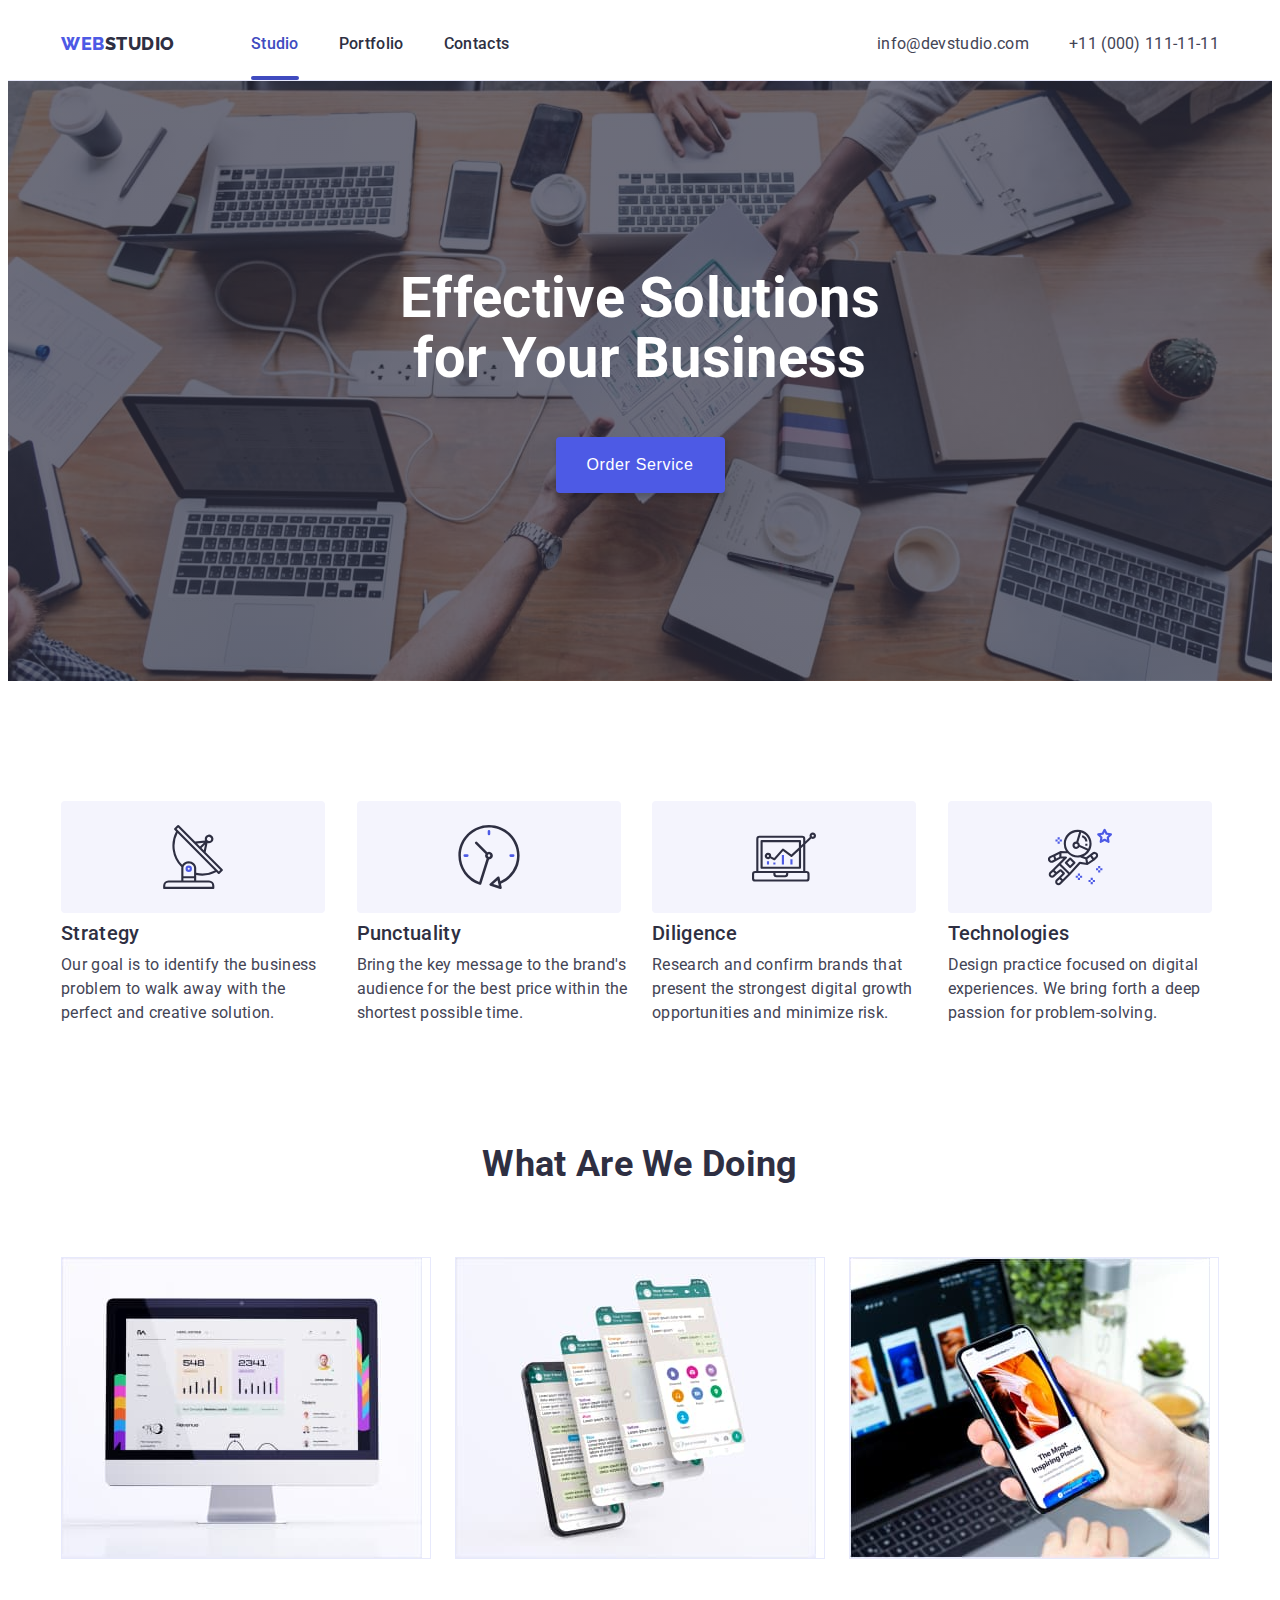
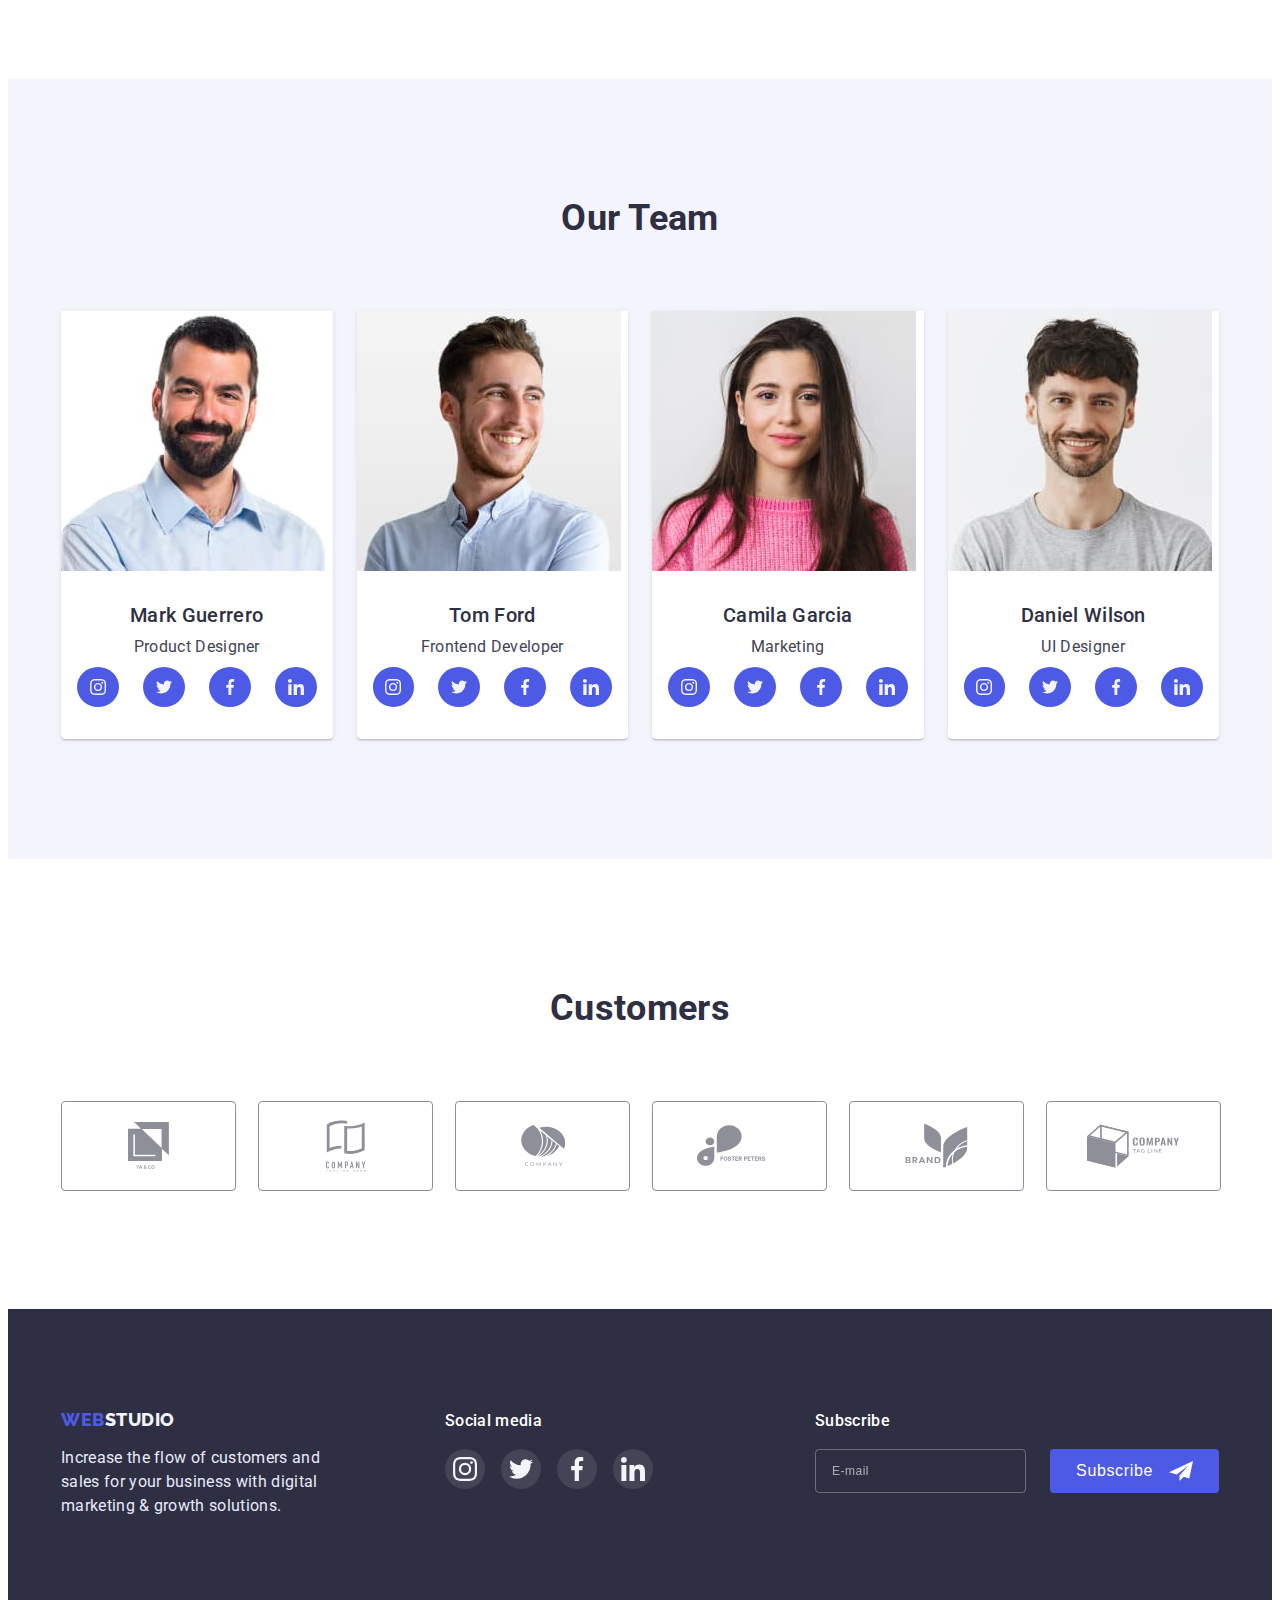
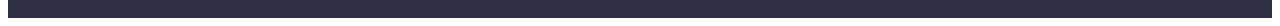
<file: index.html>
<!DOCTYPE html>
<html lang="en">
  <head>
    <meta charset="UTF-8" />
    <meta http-equiv="X-UA-Compatible" content="IE=edge" />
    <meta name="viewport" content="width=device-width, initial-scale=1.0" />
    <title>Web Studio</title>
    <link rel="preconnect" href="https://fonts.googleapis.com" />
    <link rel="preconnect" href="https://fonts.gstatic.com" crossorigin />
    <link
      href="https://fonts.googleapis.com/css2?family=Raleway:wght@800&family=Roboto:wght@400;500;700&display=swap"
      rel="stylesheet"
    />
    <link
      rel="stylesheet"
      href="https://cdnjs.cloudflare.com/ajax/libs/modern-normalize/1.1.0/modern-normalize.min.css"
      integrity="sha512-wpPYUAdjBVSE4KJnH1VR1HeZfpl1ub8YT/NKx4PuQ5NmX2tKuGu6U/JRp5y+Y8XG2tV+wKQpNHVUX03MfMFn9Q=="
      crossorigin="anonymous"
      referrerpolicy="no-referrer"
    />
    <link rel="stylesheet" href="./css/styles.css" />
  </head>

  <body>
    <header class="header">
      <div class="container">
        <nav class="header-nav">
          <a class="logo" href="./index.html"
            ><span class="logo-color-web">Web</span>Studio</a
          >
          <ul class="nav-list">
            <li class="nav-item">
              <a class="current" href="./index.html">Studio</a>
            </li>
            <li class="nav-item">
              <a class="nav-color" href="./portfolio.html">Portfolio</a>
            </li>
            <li class="nav-item">
              <a class="nav-color" href="">Contacts</a>
            </li>
          </ul>
        </nav>

        <address>
          <ul class="address">
            <li>
              <a class="address-link" href="mailto:info@devstudio.com"
                >info@devstudio.com</a
              >
            </li>
            <li>
              <a class="address-link" href="tel:+110001111111"
                >+11 (000) 111-11-11</a
              >
            </li>
          </ul>
        </address>
      </div>
    </header>

    <main>
      <section class="hero">
        <div class="container">
          <h1 class="hero-title">Effective Solutions for Your Business</h1>
          <button class="btn studio-btn hero-btn" type="button" data-modal-open>
            Order Service
          </button>
        </div>
      </section>

      <section class="advantage">
        <div class="container">
          <h2 class="visually-hidden">Our advantages</h2>
          <ul class="advantage-list">
            <li class="advantage-item">
              <div class="advantage-icon">
                <svg width="64" height="64">
                  <use
                    href="./images/icons/symbol-defs.svg#icon-strategy"
                  ></use>
                </svg>
              </div>
              <h3 class="section-subtitle">Strategy</h3>
              <p class="section-text">
                Our goal is to identify the business problem to walk away with
                the perfect and creative solution.
              </p>
            </li>
            <li class="advantage-item">
              <div class="advantage-icon">
                <svg width="64" height="64">
                  <use
                    href="./images/icons/symbol-defs.svg#icon-punctuality"
                  ></use>
                </svg>
              </div>
              <h3 class="section-subtitle">Punctuality</h3>
              <p class="section-text">
                Bring the key message to the brand's audience for the best price
                within the shortest possible time.
              </p>
            </li>
            <li class="advantage-item">
              <div class="advantage-icon">
                <svg width="64" height="64">
                  <use
                    href="./images/icons/symbol-defs.svg#icon-diligence"
                  ></use>
                </svg>
              </div>
              <h3 class="section-subtitle">Diligence</h3>
              <p class="section-text">
                Research and confirm brands that present the strongest digital
                growth opportunities and minimize risk.
              </p>
            </li>
            <li class="advantage-item">
              <div class="advantage-icon">
                <svg width="64" height="64">
                  <use
                    href="./images/icons/symbol-defs.svg#icon-technologies"
                  ></use>
                </svg>
              </div>
              <h3 class="section-subtitle">Technologies</h3>
              <p class="section-text">
                Design practice focused on digital experiences. We bring forth a
                deep passion for problem-solving.
              </p>
            </li>
          </ul>
        </div>
      </section>

      <section class="features">
        <div class="container">
          <h2 class="section-title">What are we doing</h2>
          <ul class="features-list">
            <li class="features-item">
              <img
                src="./images/what-are-we-doing/img-computer.jpg"
                alt="A computer"
                width="360"
                height="300"
              />
            </li>
            <li class="features-item">
              <img
                src="./images/what-are-we-doing/img-phones.jpg"
                alt="The mobile phones"
                width="360"
                height="300"
              />
            </li>
            <li class="features-item">
              <img
                src="./images/what-are-we-doing/img-phone-laptop.jpg"
                alt="A mobile phone and a laptop"
                width="360"
                height="300"
              />
            </li>
          </ul>
        </div>
      </section>

      <section class="team">
        <div class="container">
          <h2 class="section-title">Our Team</h2>
          <ul class="team-list">
            <li class="team-item">
              <img
                src="./images/team/img-guerrero.jpg"
                alt="The smiling man"
                width="264"
                height="260"
              />
              <div class="team-text">
                <h3 class="section-subtitle">Mark Guerrero</h3>
                <p class="section-text">Product Designer</p>
                <ul class="team-soc-list">
                  <li class="team-soc-item">
                    <a class="team-soc-link" href="">
                      <svg
                        class="team-soc-icon"
                        width="16"
                        height="16"
                        aria-label="instagram"
                      >
                        <use
                          href="./images/icons/symbol-defs.svg#icon-instagram"
                        ></use>
                      </svg>
                    </a>
                  </li>
                  <li class="team-soc-item">
                    <a class="team-soc-link" href="">
                      <svg
                        class="team-soc-icon"
                        width="16"
                        height="16"
                        aria-label="twitter"
                      >
                        <use
                          href="./images/icons/symbol-defs.svg#icon-twitter"
                        ></use>
                      </svg>
                    </a>
                  </li>
                  <li class="team-soc-item">
                    <a class="team-soc-link" href="">
                      <svg
                        class="team-soc-icon"
                        width="16"
                        height="16"
                        aria-label="facebook"
                      >
                        <use
                          href="./images/icons/symbol-defs.svg#icon-facebook"
                        ></use>
                      </svg>
                    </a>
                  </li>
                  <li class="team-soc-item">
                    <a class="team-soc-link" href="">
                      <svg
                        class="team-soc-icon"
                        width="16"
                        height="16"
                        aria-label="linkedin"
                      >
                        <use
                          href="./images/icons/symbol-defs.svg#icon-linkedin"
                        ></use>
                      </svg>
                    </a>
                  </li>
                </ul>
              </div>
            </li>
            <li class="team-item">
              <img
                src="./images/team/img-ford.jpg"
                alt="The smiling man"
                width="264"
                height="260"
              />
              <div class="team-text">
                <h3 class="section-subtitle">Tom Ford</h3>
                <p class="section-text">Frontend Developer</p>
                <ul class="team-soc-list">
                  <li class="team-soc-item">
                    <a class="team-soc-link" href="">
                      <svg
                        class="team-soc-icon"
                        width="16"
                        height="16"
                        aria-label="instagram"
                      >
                        <use
                          href="./images/icons/symbol-defs.svg#icon-instagram"
                        ></use>
                      </svg>
                    </a>
                  </li>
                  <li class="team-soc-item">
                    <a class="team-soc-link" href="">
                      <svg
                        class="team-soc-icon"
                        width="16"
                        height="16"
                        aria-label="twitter"
                      >
                        <use
                          href="./images/icons/symbol-defs.svg#icon-twitter"
                        ></use>
                      </svg>
                    </a>
                  </li>
                  <li class="team-soc-item">
                    <a class="team-soc-link" href="">
                      <svg
                        class="team-soc-icon"
                        width="16"
                        height="16"
                        aria-label="facebook"
                      >
                        <use
                          href="./images/icons/symbol-defs.svg#icon-facebook"
                        ></use>
                      </svg>
                    </a>
                  </li>
                  <li class="team-soc-item">
                    <a class="team-soc-link" href="">
                      <svg
                        class="team-soc-icon"
                        width="16"
                        height="16"
                        aria-label="linkedin"
                      >
                        <use
                          href="./images/icons/symbol-defs.svg#icon-linkedin"
                        ></use>
                      </svg>
                    </a>
                  </li>
                </ul>
              </div>
            </li>
            <li class="team-item">
              <img
                src="./images/team/img-garcia.jpg"
                alt="The smiling woman"
                width="264"
                height="260"
              />
              <div class="team-text">
                <h3 class="section-subtitle">Camila Garcia</h3>
                <p class="section-text">Marketing</p>
                <ul class="team-soc-list">
                  <li class="team-soc-item">
                    <a class="team-soc-link" href="">
                      <svg
                        class="team-soc-icon"
                        width="16"
                        height="16"
                        aria-label="instagram"
                      >
                        <use
                          href="./images/icons/symbol-defs.svg#icon-instagram"
                        ></use>
                      </svg>
                    </a>
                  </li>
                  <li class="team-soc-item">
                    <a class="team-soc-link" href="">
                      <svg
                        class="team-soc-icon"
                        width="16"
                        height="16"
                        aria-label="twitter"
                      >
                        <use
                          href="./images/icons/symbol-defs.svg#icon-twitter"
                        ></use>
                      </svg>
                    </a>
                  </li>
                  <li class="team-soc-item">
                    <a class="team-soc-link" href="">
                      <svg
                        class="team-soc-icon"
                        width="16"
                        height="16"
                        aria-label="facebook"
                      >
                        <use
                          href="./images/icons/symbol-defs.svg#icon-facebook"
                        ></use>
                      </svg>
                    </a>
                  </li>
                  <li class="team-soc-item">
                    <a class="team-soc-link" href="">
                      <svg
                        class="team-soc-icon"
                        width="16"
                        height="16"
                        aria-label="linkedin"
                      >
                        <use
                          href="./images/icons/symbol-defs.svg#icon-linkedin"
                        ></use>
                      </svg>
                    </a>
                  </li>
                </ul>
              </div>
            </li>
            <li class="team-item">
              <img
                src="./images/team/img-wilson.jpg"
                alt="The smiling man"
                width="264"
                height="260"
              />
              <div class="team-text">
                <h3 class="section-subtitle">Daniel Wilson</h3>
                <p class="section-text">UI Designer</p>
                <ul class="team-soc-list">
                  <li class="team-soc-item">
                    <a class="team-soc-link" href="">
                      <svg
                        class="team-soc-icon"
                        width="16"
                        height="16"
                        aria-label="instagram"
                      >
                        <use
                          href="./images/icons/symbol-defs.svg#icon-instagram"
                        ></use>
                      </svg>
                    </a>
                  </li>
                  <li class="team-soc-item">
                    <a class="team-soc-link" href="">
                      <svg
                        class="team-soc-icon"
                        width="16"
                        height="16"
                        aria-label="twitter"
                      >
                        <use
                          href="./images/icons/symbol-defs.svg#icon-twitter"
                        ></use>
                      </svg>
                    </a>
                  </li>
                  <li class="team-soc-item">
                    <a class="team-soc-link" href="">
                      <svg
                        class="team-soc-icon"
                        width="16"
                        height="16"
                        aria-label="facebook"
                      >
                        <use
                          href="./images/icons/symbol-defs.svg#icon-facebook"
                        ></use>
                      </svg>
                    </a>
                  </li>
                  <li class="team-soc-item">
                    <a class="team-soc-link" href="">
                      <svg
                        class="team-soc-icon"
                        width="16"
                        height="16"
                        aria-label="linkedin"
                      >
                        <use
                          href="./images/icons/symbol-defs.svg#icon-linkedin"
                        ></use>
                      </svg>
                    </a>
                  </li>
                </ul>
              </div>
            </li>
          </ul>
        </div>
      </section>

      <section class="customers">
        <div class="container">
          <h2 class="section-title">Customers</h2>
          <ul class="customers-list">
            <li class="customers-item">
              <a class="customers-link" href="">
                <svg class="customers-icon" width="41" height="47">
                  <use
                    href="./images/icons/symbol-defs.svg#icon-ya-and-co"
                  ></use>
                </svg>
              </a>
            </li>
            <li class="customers-item">
              <a class="customers-link" href="">
                <svg class="customers-icon" width="40" height="52">
                  <use
                    href="./images/icons/symbol-defs.svg#icon-tagline-here"
                  ></use>
                </svg>
              </a>
            </li>
            <li class="customers-item">
              <a class="customers-link" href="">
                <svg class="customers-icon" width="44" height="41">
                  <use href="./images/icons/symbol-defs.svg#icon-company"></use>
                </svg>
              </a>
            </li>
            <li class="customers-item">
              <a class="customers-link" href="">
                <svg class="customers-icon" width="84" height="41">
                  <use
                    href="./images/icons/symbol-defs.svg#icon-foster-peters"
                  ></use>
                </svg>
              </a>
            </li>
            <li class="customers-item">
              <a class="customers-link" href="">
                <svg class="customers-icon" width="63" height="45">
                  <use href="./images/icons/symbol-defs.svg#icon-brand"></use>
                </svg>
              </a>
            </li>
            <li class="customers-item">
              <a class="customers-link" href="">
                <svg class="customers-icon" width="94" height="44">
                  <use
                    href="./images/icons/symbol-defs.svg#icon-tag-line"
                  ></use>
                </svg>
              </a>
            </li>
          </ul>
        </div>
      </section>
    </main>

    <footer class="footer">
      <div class="container">
        <div class="footer-wrap">
          <div class="footer-logo-text-wrap">
            <a class="logo footer-logo" href="./index.html"
              ><span class="logo-color-web">Web</span>Studio</a
            >
            <p class="footer-text">
              Increase the flow of customers and sales for your business with
              digital marketing & growth solutions.
            </p>
          </div>
          <div class="footer-socials">
            <p class="footer-socials-text">Social media</p>
            <ul class="footer-list">
              <li class="footer-item">
                <a class="footer-link" href="">
                  <svg
                    class="footer-icon"
                    width="24"
                    height="24"
                    aria-label="instagram"
                  >
                    <use
                      href="./images/icons/symbol-defs.svg#icon-instagram"
                    ></use>
                  </svg>
                </a>
              </li>
              <li class="footer-item">
                <a class="footer-link" href="">
                  <svg
                    class="footer-icon"
                    width="24"
                    height="24"
                    aria-label="twitter"
                  >
                    <use
                      href="./images/icons/symbol-defs.svg#icon-twitter"
                    ></use>
                  </svg>
                </a>
              </li>
              <li class="footer-item">
                <a class="footer-link" href="">
                  <svg
                    class="footer-icon"
                    width="24"
                    height="24"
                    aria-label="facebook"
                  >
                    <use
                      href="./images/icons/symbol-defs.svg#icon-facebook"
                    ></use>
                  </svg>
                </a>
              </li>
              <li class="footer-item">
                <a class="footer-link" href="">
                  <svg
                    class="footer-icon"
                    width="24"
                    height="24"
                    aria-label="linkedin"
                  >
                    <use
                      href="./images/icons/symbol-defs.svg#icon-linkedin"
                    ></use>
                  </svg>
                </a>
              </li>
            </ul>
          </div>
          <div>
            <p class="footer-socials-text">Subscribe</p>
            <form>
              <div class="footer-modal-wrap">
                <input
                  class="footer-modal-email"
                  type="email"
                  name="user-email"
                  placeholder="E-mail"
                />
                <button class="btn studio-btn footer-modal-btn" type="submit">
                  <span>Subscribe</span>
                  <svg class="footer-modal-icon" width="24" height="24">
                    <use
                      href="./images/icons/symbol-defs.svg#icon-subscribe"
                    ></use>
                  </svg>
                </button>
              </div>
            </form>
          </div>
        </div>
      </div>
    </footer>
    <div class="modal-backdrop is-hidden" data-modal>
      <div class="modal">
        <button class="modal-close-btn" type="button" data-modal-close>
          <svg class="modal-close-btn-icon" width="8" height="8">
            <use href="./images/icons/symbol-defs.svg#icon-modal-close"></use>
          </svg>
        </button>
        <p class="modal-title">Leave your contacts and we will call you back</p>
        <form>
          <label
            ><span class="modal-text">Name</span>
            <span class="modal-wrap">
              <input class="modal-input" type="text" name="user-name" />
              <svg
                class="modal-icon"
                width="18"
                height="18"
                aria-label="user-name"
              >
                <use
                  href="./images/icons/symbol-defs.svg#icon-modal-user-name"
                ></use>
              </svg>
            </span>
          </label>
          <label
            ><span class="modal-text">Phone</span>
            <span class="modal-wrap">
              <input class="modal-input" type="tel" name="user-tel" />
              <svg class="modal-icon" width="18" height="24" aria-label="phone">
                <use
                  href="./images/icons/symbol-defs.svg#icon-modal-phone"
                ></use>
              </svg>
            </span>
          </label>
          <label
            ><span class="modal-text">Email</span>
            <span class="modal-wrap">
              <input class="modal-input" type="email" name="user-email" />
              <svg class="modal-icon" width="18" height="24" aria-label="email">
                <use
                  href="./images/icons/symbol-defs.svg#icon-modal-email"
                ></use>
              </svg>
            </span>
          </label>
          <label
            ><span class="modal-text">Comment</span>
            <textarea
              class="modal-message"
              name="user-comment"
              placeholder="Text input"
            ></textarea>
          </label>

          <input
            class="modal-checkbox visually-hidden"
            type="checkbox"
            value="true"
            id="check"
          />
          <label class="modal-checkbox-text" for="check">
            <div>
              I accept the terms and conditions of the
              <a class="privacy-policy">Privacy Policy</a>
            </div>
          </label>
          <button class="btn studio-btn modal-btn" type="submit">Send</button>
        </form>
      </div>
    </div>
    <script src="./js/modal.js"></script>
  </body>
</html>
</file>
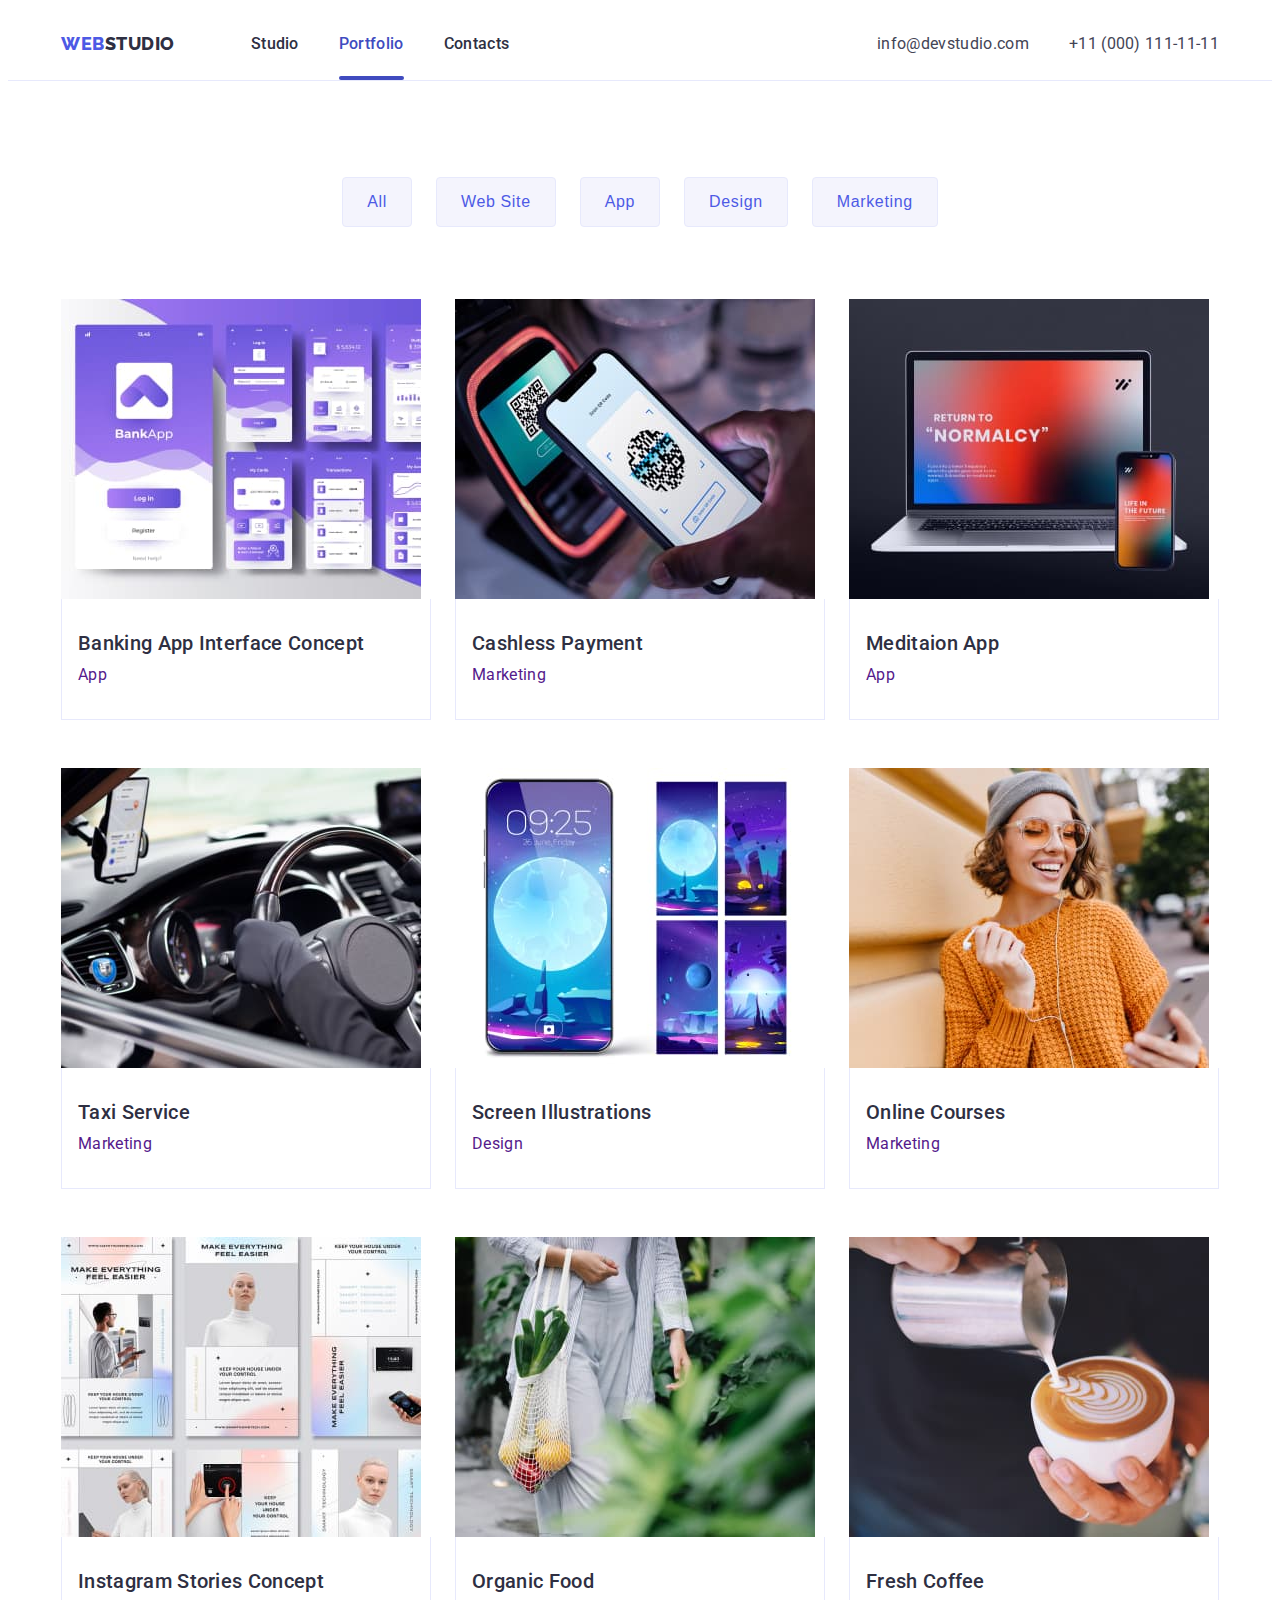
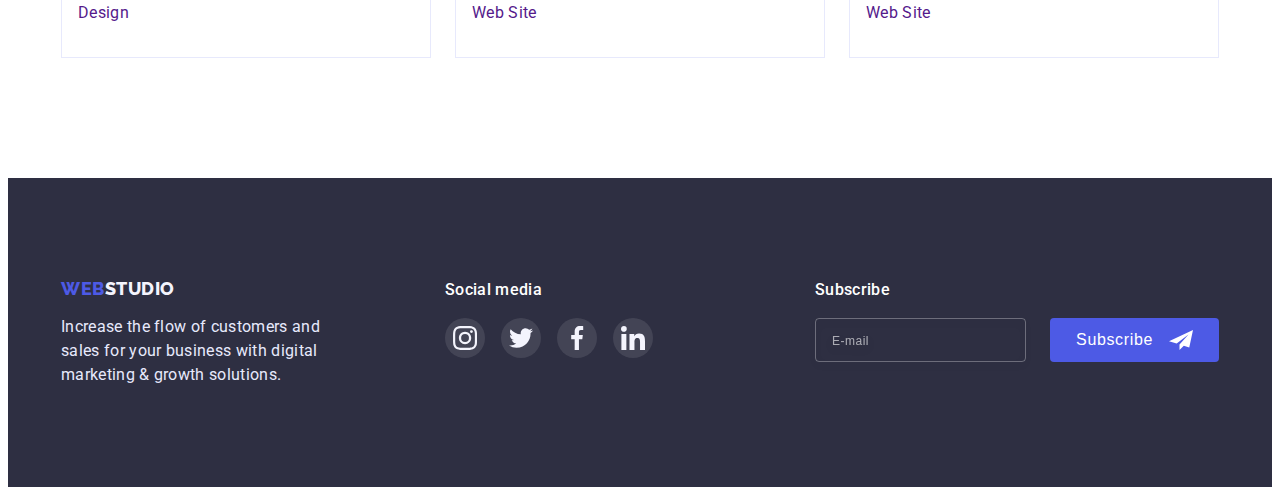
<file: portfolio.html>
<!DOCTYPE html>
<html lang="en">
  <head>
    <meta charset="UTF-8" />
    <meta http-equiv="X-UA-Compatible" content="IE=edge" />
    <meta name="viewport" content="width=device-width, initial-scale=1.0" />
    <title>Web Studio</title>
    <link rel="preconnect" href="https://fonts.googleapis.com" />
    <link rel="preconnect" href="https://fonts.gstatic.com" crossorigin />
    <link
      href="https://fonts.googleapis.com/css2?family=Raleway:wght@800&family=Roboto:wght@400;500;700&display=swap"
      rel="stylesheet"
    />
    <link
      rel="stylesheet"
      href="https://cdnjs.cloudflare.com/ajax/libs/modern-normalize/1.1.0/modern-normalize.min.css"
      integrity="sha512-wpPYUAdjBVSE4KJnH1VR1HeZfpl1ub8YT/NKx4PuQ5NmX2tKuGu6U/JRp5y+Y8XG2tV+wKQpNHVUX03MfMFn9Q=="
      crossorigin="anonymous"
      referrerpolicy="no-referrer"
    />
    <link rel="stylesheet" href="./css/styles.css" />
  </head>

  <body>
    <header class="header">
      <div class="container">
        <nav class="header-nav">
          <a class="logo" href="./index.html"
            ><span class="logo-color-web">Web</span>Studio</a
          >
          <ul class="nav-list">
            <li class="nav-item">
              <a class="nav-color" href="./index.html">Studio</a>
            </li>
            <li class="nav-item">
              <a class="current" href="./portfolio.html">Portfolio</a>
            </li>
            <li class="nav-item">
              <a class="nav-color" href="">Contacts</a>
            </li>
          </ul>
        </nav>

        <address>
          <ul class="address">
            <li>
              <a class="address-link" href="mailto:info@devstudio.com"
                >info@devstudio.com</a
              >
            </li>
            <li>
              <a class="address-link" href="tel:+110001111111"
                >+11 (000) 111-11-11</a
              >
            </li>
          </ul>
        </address>
      </div>
    </header>

    <main>
      <section class="portfolio">
        <div class="container">
          <h1 class="visually-hidden">Portfolio</h1>
          <ul class="portfolio-btn">
            <li><button class="btn filter-btn" type="button">All</button></li>
            <li>
              <button class="btn filter-btn" type="button">Web site</button>
            </li>
            <li><button class="btn filter-btn" type="button">App</button></li>
            <li>
              <button class="btn filter-btn" type="button">Design</button>
            </li>
            <li>
              <button class="btn filter-btn" type="button">Marketing</button>
            </li>
          </ul>
          <ul class="portfolio-list">
            <li class="portfolio-item">
              <a class="portfolio-link" href="">
                <div class="portfolio-wrap">
                  <img
                    src="./images/portfolio/img-1.jpg"
                    alt="A banking app"
                    width="360"
                    height="300"
                  />
                  <p class="portfolio-overlay">
                    14 Stylish and User-Friendly App Design Concepts · Task
                    Manager App · Calorie Tracker App · Exotic Fruit Ecommerce
                    App · Cloud Storage App
                  </p>
                </div>
                <div class="portfolio-text">
                  <h2 class="section-subtitle">
                    Banking App Interface Concept
                  </h2>
                  <p class="section-text">App</p>
                </div>
              </a>
            </li>
            <li class="portfolio-item">
              <a class="portfolio-link" href="">
                <div class="portfolio-wrap">
                  <img
                    src="./images/portfolio/img-2.jpg"
                    alt="A mobile phone"
                    width="360"
                    height="300"
                  />
                  <p class="portfolio-overlay">
                    14 Stylish and User-Friendly App Design Concepts · Task
                    Manager App · Calorie Tracker App · Exotic Fruit Ecommerce
                    App · Cloud Storage App
                  </p>
                </div>
                <div class="portfolio-text">
                  <h2 class="section-subtitle">Cashless Payment</h2>
                  <p class="section-text">Marketing</p>
                </div>
              </a>
            </li>
            <li class="portfolio-item">
              <a class="portfolio-link" href="">
                <div class="portfolio-wrap">
                  <img
                    src="./images/portfolio/img-3.jpg"
                    alt="A mobile phone and a laptop"
                    width="360"
                    height="300"
                  />
                  <p class="portfolio-overlay">
                    14 Stylish and User-Friendly App Design Concepts · Task
                    Manager App · Calorie Tracker App · Exotic Fruit Ecommerce
                    App · Cloud Storage App
                  </p>
                </div>
                <div class="portfolio-text">
                  <h2 class="section-subtitle">Meditaion App</h2>
                  <p class="section-text">App</p>
                </div>
              </a>
            </li>
            <li class="portfolio-item">
              <a class="portfolio-link" href="">
                <div class="portfolio-wrap">
                  <img
                    src="./images/portfolio/img-4.jpg"
                    alt="The driving process"
                    width="360"
                    height="300"
                  />
                  <p class="portfolio-overlay">
                    14 Stylish and User-Friendly App Design Concepts · Task
                    Manager App · Calorie Tracker App · Exotic Fruit Ecommerce
                    App · Cloud Storage App
                  </p>
                </div>
                <div class="portfolio-text">
                  <h2 class="section-subtitle">Taxi Service</h2>
                  <p class="section-text">Marketing</p>
                </div>
              </a>
            </li>
            <li class="portfolio-item">
              <a class="portfolio-link" href="">
                <div class="portfolio-wrap">
                  <img
                    src="./images/portfolio/img-5.jpg"
                    alt="A Mobile phone and the screen wallpapers"
                    width="360"
                    height="300"
                  />
                  <p class="portfolio-overlay">
                    14 Stylish and User-Friendly App Design Concepts · Task
                    Manager App · Calorie Tracker App · Exotic Fruit Ecommerce
                    App · Cloud Storage App
                  </p>
                </div>
                <div class="portfolio-text">
                  <h2 class="section-subtitle">Screen Illustrations</h2>
                  <p class="section-text">Design</p>
                </div>
              </a>
            </li>
            <li class="portfolio-item">
              <a class="portfolio-link" href="">
                <div class="portfolio-wrap">
                  <img
                    src="./images/portfolio/img-6.jpg"
                    alt="The smiling woman"
                    width="360"
                    height="300"
                  />
                  <p class="portfolio-overlay">
                    14 Stylish and User-Friendly App Design Concepts · Task
                    Manager App · Calorie Tracker App · Exotic Fruit Ecommerce
                    App · Cloud Storage App
                  </p>
                </div>
                <div class="portfolio-text">
                  <h2 class="section-subtitle">Online Courses</h2>
                  <p class="section-text">Marketing</p>
                </div>
              </a>
            </li>
            <li class="portfolio-item">
              <a class="portfolio-link" href="">
                <div class="portfolio-wrap">
                  <img
                    src="./images/portfolio/img-7.jpg"
                    alt="The Instagram stories"
                    width="360"
                    height="300"
                  />
                  <p class="portfolio-overlay">
                    14 Stylish and User-Friendly App Design Concepts · Task
                    Manager App · Calorie Tracker App · Exotic Fruit Ecommerce
                    App · Cloud Storage App
                  </p>
                </div>
                <div class="portfolio-text">
                  <h2 class="section-subtitle">Instagram Stories Concept</h2>
                  <p class="section-text">Design</p>
                </div>
              </a>
            </li>
            <li class="portfolio-item">
              <a class="portfolio-link" href="">
                <div class="portfolio-wrap">
                  <img
                    src="./images/portfolio/img-8.jpg"
                    alt="The organic food"
                    width="360"
                    height="300"
                  />
                  <p class="portfolio-overlay">
                    14 Stylish and User-Friendly App Design Concepts · Task
                    Manager App · Calorie Tracker App · Exotic Fruit Ecommerce
                    App · Cloud Storage App
                  </p>
                </div>
                <div class="portfolio-text">
                  <h2 class="section-subtitle">Organic Food</h2>
                  <p class="section-text">Web Site</p>
                </div>
              </a>
            </li>
            <li class="portfolio-item">
              <a class="portfolio-link" href="">
                <div class="portfolio-wrap">
                  <img
                    src="./images/portfolio/img-9.jpg"
                    alt="A cup of coffee"
                    width="360"
                    height="300"
                  />
                  <p class="portfolio-overlay">
                    14 Stylish and User-Friendly App Design Concepts · Task
                    Manager App · Calorie Tracker App · Exotic Fruit Ecommerce
                    App · Cloud Storage App
                  </p>
                </div>
                <div class="portfolio-text">
                  <h2 class="section-subtitle">Fresh Coffee</h2>
                  <p class="section-text">Web Site</p>
                </div>
              </a>
            </li>
          </ul>
        </div>
      </section>
    </main>

    <footer class="footer">
      <div class="container">
        <div class="footer-wrap">
          <div class="footer-logo-text-wrap">
            <a class="logo footer-logo" href="./index.html"
              ><span class="logo-color-web">Web</span>Studio</a
            >
            <p class="footer-text">
              Increase the flow of customers and sales for your business with
              digital marketing & growth solutions.
            </p>
          </div>
          <div class="footer-socials">
            <p class="footer-socials-text">Social media</p>
            <ul class="footer-list">
              <li class="footer-item">
                <a class="footer-link" href="">
                  <svg
                    class="footer-icon"
                    width="24"
                    height="24"
                    aria-label="instagram"
                  >
                    <use
                      href="./images/icons/symbol-defs.svg#icon-instagram"
                    ></use>
                  </svg>
                </a>
              </li>
              <li class="footer-item">
                <a class="footer-link" href="">
                  <svg
                    class="footer-icon"
                    width="24"
                    height="24"
                    aria-label="twitter"
                  >
                    <use
                      href="./images/icons/symbol-defs.svg#icon-twitter"
                    ></use>
                  </svg>
                </a>
              </li>
              <li class="footer-item">
                <a class="footer-link" href="">
                  <svg
                    class="footer-icon"
                    width="24"
                    height="24"
                    aria-label="facebook"
                  >
                    <use
                      href="./images/icons/symbol-defs.svg#icon-facebook"
                    ></use>
                  </svg>
                </a>
              </li>
              <li class="footer-item">
                <a class="footer-link" href="">
                  <svg
                    class="footer-icon"
                    width="24"
                    height="24"
                    aria-label="linkedin"
                  >
                    <use
                      href="./images/icons/symbol-defs.svg#icon-linkedin"
                    ></use>
                  </svg>
                </a>
              </li>
            </ul>
          </div>
          <div>
            <p class="footer-socials-text">Subscribe</p>
            <form>
              <div class="footer-modal-wrap">
                <input
                  class="footer-modal-email"
                  type="email"
                  name="user-email"
                  placeholder="E-mail"
                />
                <button class="btn studio-btn footer-modal-btn" type="submit">
                  <span>Subscribe</span>
                  <svg class="footer-modal-icon" width="24" height="24">
                    <use
                      href="./images/icons/symbol-defs.svg#icon-subscribe"
                    ></use>
                  </svg>
                </button>
              </div>
            </form>
          </div>
        </div>
      </div>
    </footer>
  </body>
</html>
</file>
<file: css/styles.css>
:root {
  --primary-brand-color: #4d5ae5;
  --title-color: #2e2f42;
  --light-color: #f4f4fd;
  --text-color: #434455;
  --active-color: #404bbf;
  --white-color: #ffffff;
  --accent-color: #e7e9fc;
  --light-slate: #8e8f99;
  --success: #31d0aa;
  --modal-bg: #fcfcfc;
  --common-gap: 24px;
  --padding: 120px;
  --border-radius: 4px;
  --transition-duration: 250ms;
  --transition-function: cubic-bezier(0.4, 0, 0.2, 1);
}

/* --------------RESET STYLES-------------- */
p,
h1,
h2,
h3,
h4,
h5,
h6 {
  margin: 0;
}

ul {
  margin: 0;
  padding-left: 0;
  list-style: none;
}

a {
  text-decoration: none;
  cursor: pointer;
}

img {
  display: block;
  max-width: 100%;
  height: auto;
}

button {
  cursor: pointer;
  padding: 0;
}

/* --------------GENERAL STYLES-------------- */

body {
  font-family: 'Roboto', sans-serif;
  letter-spacing: 0.02em;

  color: var(--text-color);
}

.visually-hidden {
  position: absolute;
  white-space: nowrap;
  width: 1px;
  height: 1px;
  overflow: hidden;
  border: 0;
  padding: 0;
  clip: rect(0 0 0 0);
  clip-path: inset(50%);
  margin: -1px;
}

.container {
  width: 100%;
  max-width: 1158px;
  margin: 0 auto;
  padding-left: 15px;
  padding-right: 15px;
}

.btn {
  font-weight: 500;
  font-size: 16px;
  line-height: 1.5;
  letter-spacing: 0.04em;
  text-transform: capitalize;
}

.studio-btn {
  color: var(--white-color);
  background-color: var(--primary-brand-color);
  border-radius: var(--border-radius);
  border-color: transparent;

  transition: background-color var(--transition-duration)
    var(--transition-function);
}

.studio-btn:hover,
.studio-btn:focus {
  background-color: var(--active-color);
}

/* --------------HEADER-------------- */

.header {
  border-bottom: 1px solid var(--accent-color);
}

.header > .container {
  display: flex;
}

.header-nav {
  display: flex;
  gap: 76px;
  margin-right: auto;
}

.header a {
  display: block;
  padding-top: var(--common-gap);
  padding-bottom: var(--common-gap);
}

.logo {
  font-family: 'Raleway', sans-serif;
  font-weight: 800;
  font-size: 18px;
  line-height: 1.33;
  letter-spacing: 0.03em;
  text-transform: uppercase;
  text-decoration: none;

  color: var(--title-color);
}

.logo-color-web {
  color: var(--primary-brand-color);
}

.nav-list {
  display: flex;
  gap: 40px;
}

.nav-color {
  color: var(--title-color);

  transition: color var(--transition-duration) var(--transition-function);
}

.nav-item {
  position: relative;

  font-weight: 500;
  line-height: 1.5;
}

.current::after {
  content: '';
  position: absolute;
  bottom: 0;
  left: 0;
  width: 100%;
  height: 4px;

  background-color: var(--active-color);
  border-radius: 2px;
}

.nav-color:hover,
.nav-color:focus,
.current {
  color: var(--active-color);
}

.address {
  display: flex;
  gap: 40px;
}

.address-link {
  font-style: normal;

  line-height: 1.5;
  color: var(--text-color);
  transition: color var(--transition-duration) var(--transition-function);
}

.address-link:hover,
.address-link:focus {
  color: var(--active-color);
}

/* --------------MAIN STUDIO-------------- */

.hero {
  max-width: 1440px;
  margin: 0 auto;
  padding-top: 188px;
  padding-bottom: 188px;

  color: var(--white-color);
  background-color: var(--title-color);
  background-image: linear-gradient(
      rgba(46, 47, 66, 0.7),
      rgba(46, 47, 66, 0.7)
    ),
    url(../images/bg/hero-bg.jpg);
  background-repeat: no-repeat;
  background-position: center;
  background-size: cover;
}

.hero-title {
  margin-bottom: 48px;
  margin-left: auto;
  margin-right: auto;

  max-width: 494px;

  font-weight: 700;
  font-size: 56px;
  line-height: 1.07;
  text-align: center;
}

.hero-btn {
  display: block;
  margin: 0 auto;
  min-width: 169px;
  min-height: 56px;

  box-shadow: 0px 4px 4px rgba(0, 0, 0, 0.15);
}

.advantage {
  padding-top: var(--padding);
  padding-bottom: var(--padding);
}

.advantage-list {
  display: flex;
  gap: var(--common-gap);
}

.advantage-icon {
  display: flex;
  justify-content: center;
  align-items: center;
  width: 264px;
  height: 112px;

  margin-bottom: 8px;

  border-radius: var(--border-radius);
  background-color: var(--light-color);
}

.advantage-list .advantage-item {
  flex-basis: calc((100% - 24px * 3) / 4);
}

.section-subtitle {
  margin-bottom: 8px;

  font-size: 20px;
  font-weight: 500;
  line-height: 1.2;

  color: var(--title-color);
}

.section-text {
  line-height: 1.5;
}

.features {
  padding-bottom: var(--padding);

  text-align: center;
}

.section-title {
  margin-bottom: 72px;

  font-weight: 700;
  font-size: 36px;
  line-height: 1.11;
  text-transform: capitalize;

  color: var(--title-color);
}

.features-list {
  display: flex;
  gap: var(--common-gap);
}

.features-item {
  flex-basis: calc((100% - 24px * 2) / 3);
  border: 1px solid var(--accent-color);
}

.team {
  padding-top: var(--padding);
  padding-bottom: var(--padding);

  text-align: center;

  background-color: var(--light-color);
}

.team-list {
  display: flex;
  gap: var(--common-gap);
}

.team-item {
  flex-basis: calc((100% - 24px * 3) / 4);

  background-color: var(--white-color);
  border-radius: 0 0 var(--border-radius) var(--border-radius);
  box-shadow: 0px 1px 6px rgba(46, 47, 66, 0.08),
    0px 1px 1px rgba(46, 47, 66, 0.16), 0px 2px 1px rgba(46, 47, 66, 0.08);
}

.team-text {
  padding: 32px 16px;
  text-align: center;
}

.team-text .section-text {
  margin-bottom: 8px;
}

.team-soc-list {
  display: flex;
  justify-content: center;
  gap: var(--common-gap);
}

.team-soc-item {
  flex-basis: calc((100% - 24px * 3) / 4);
  height: 40px;
}

.team-soc-link {
  display: flex;
  align-items: center;
  justify-content: center;
  width: 100%;
  height: 100%;

  border-radius: 50%;

  background-color: var(--primary-brand-color);

  transition: background-color var(--transition-duration)
    var(--transition-function);
}

.team-soc-link:is(:hover, :focus) {
  background-color: var(--active-color);
}

.team-soc-icon {
  fill: var(--light-color);
}

.customers {
  padding-top: 130px;
  padding-bottom: var(--padding);

  text-align: center;
}

.customers-list {
  display: flex;
  justify-content: center;
  gap: var(--common-gap);
}

.customers-item {
  flex-basis: calc((100% - 24px * 5) / 6);

  height: 88px;
}

.customers-link {
  display: flex;
  justify-content: center;
  align-items: center;

  width: 100%;
  height: 100%;

  color: var(--light-slate);
  border: 1px solid var(--light-slate);
  border-radius: var(--border-radius);

  transition: border-color var(--transition-duration) var(--transition-function),
    color var(--transition-duration) var(--transition-function);
}

.customers-icon {
  fill: currentColor;
}

.customers-link:is(:hover, :focus) {
  border-color: var(--active-color);
  color: var(--active-color);
}
/* ------ADDITIONAL STYLES FOR PAGE PORTFOLIO-------- */

.header-portfolio {
  box-shadow: 0px 2px 1px rgba(46, 47, 66, 0.08),
    0px 1px 1px rgba(46, 47, 66, 0.16), 0px 1px 6px rgba(46, 47, 66, 0.08);
}

.portfolio {
  padding-top: 96px;
  padding-bottom: 120px;
}

.portfolio-btn {
  display: flex;
  gap: var(--common-gap);
  justify-content: center;

  margin-bottom: 72px;
}

.filter-btn {
  padding: 12px var(--common-gap);

  color: var(--primary-brand-color);
  background-color: var(--light-color);

  border: 1px solid var(--accent-color);
  border-radius: var(--border-radius);

  transition-property: color, background-color, border, box-shadow;
  transition-duration: var(--transition-duration);
  transition-timing-function: var(--transition-function);
}

.filter-btn:hover,
.filter-btn:focus {
  color: var(--white-color);
  background-color: var(--active-color);
  border: 1px solid var(--active-color);
  box-shadow: 0px 3px 1px rgba(0, 0, 0, 0.1), 0px 2px 1px rgba(0, 0, 0, 0.08),
    0px 2px 2px rgba(0, 0, 0, 0.12);
}

.portfolio-list {
  display: flex;
  flex-wrap: wrap;
  column-gap: var(--common-gap);
  row-gap: 48px;
}

.portfolio-item {
  flex-basis: calc((100% - 24px * 2) / 3);
}

.portfolio-text {
  padding: 32px 54px 32px 16px;
  border-left: 1px solid var(--accent-color);
  border-bottom: 1px solid var(--accent-color);
  border-right: 1px solid var(--accent-color);

  transition: box-shadow var(--transition-duration) var(--transition-function);
}

.portfolio-link:is(:hover, :focus) .portfolio-text {
  box-shadow: 0px 1px 6px rgba(46, 47, 66, 0.08),
    0px 1px 1px rgba(46, 47, 66, 0.16), 0px 2px 1px rgba(46, 47, 66, 0.08);
}

.portfolio-wrap {
  position: relative;
  overflow: hidden;
}

.portfolio-overlay {
  position: absolute;
  top: 0;
  left: 0;

  width: 100%;
  height: 100%;
  padding-top: 40px;
  padding-left: 32px;
  padding-right: 32px;
  overflow: auto;

  line-height: 1.5;
  color: var(--light-color);
  background-color: var(--primary-brand-color);

  transform: translateY(100%);
  transition: transform var(--transition-duration) var(--transition-function),
    opacity var(--transition-duration) var(--transition-function);
}

.portfolio-link:is(:hover, :focus) .portfolio-overlay {
  transform: translateY(0);
}

/* --------------FOOTER-------------- */

.footer {
  padding-top: 100px;
  padding-bottom: 100px;

  background-color: var(--title-color);
}

.footer-wrap {
  display: flex;
  gap: 120px;
}

.footer-logo-text-wrap {
  max-width: 264px;
}

.footer-logo {
  display: block;
  margin-bottom: 16px;

  line-height: 1.17;

  color: var(--light-color);
}

.footer-text {
  width: 100%;

  line-height: 1.5;
  color: var(--accent-color);
}

.footer-socials {
  min-width: 208px;
  margin-right: auto;
}

.footer-socials-text {
  margin-bottom: 16px;

  line-height: calc(24 / 16);
  font-weight: 500;
  color: var(--white-color);
}

.footer-list {
  display: flex;
  justify-content: center;
  gap: 16px;
}

.footer-item {
  flex-basis: calc((208px - 16px * 3) / 4);
  height: 40px;
}

.footer-link {
  display: flex;
  justify-content: center;
  align-items: center;
  width: 100%;
  height: 100%;

  border-radius: 50%;
  background-color: rgba(255, 255, 255, 0.1);

  transition: background-color var(--transition-duration)
    var(--transition-function);
}

.footer-link:is(:hover, :focus) {
  background-color: var(--success);
}

.footer-icon {
  fill: var(--light-color);
}

.footer-modal-wrap {
  display: flex;
  gap: var(--common-gap);
}

.footer-modal-email {
  padding: 8px 16px;
  background-color: transparent;
  color: var(--white-color);
  outline: transparent;
  border: 1px solid rgba(255, 255, 255, 0.3);
  filter: drop-shadow(0px 4px 4px rgba(0, 0, 0, 0.15));
  border-radius: var(--border-radius);

  transition: border-color var(--transition-duration) var(--transition-function);
}

.footer-modal-email::placeholder {
  font-size: 12px;
  line-height: calc(16 / 12);
  letter-spacing: 0.04em;
  color: rgba(255, 255, 255, 0.6);
}

.footer-modal-email:focus {
  border-color: var(--primary-brand-color);
}

.footer-modal-btn {
  display: flex;
  align-items: center;
  gap: 16px;
  min-width: 165px;
  min-height: 40px;
  padding: 8px 24px;
}

.footer-modal-icon {
  fill: var(--white-color);
}

/* --------------------MODAL-------------------- */

.modal-backdrop {
  position: fixed;
  top: 0;
  left: 0;
  z-index: 100;
  width: 100%;
  height: 100%;
  background-color: rgba(46, 47, 66, 0.4);

  transition: opacity 1000ms var(--transition-function),
    visibility 1000ms var(--transition-function);
}

.modal {
  position: absolute;
  top: 50%;
  left: 50%;
  padding-top: 72px;
  padding-bottom: 24px;
  padding-left: 24px;
  padding-right: 24px;

  min-width: 408px;

  background-color: var(--modal-bg);
  box-shadow: 0px 1px 1px rgba(0, 0, 0, 0.14), 0px 1px 3px rgba(0, 0, 0, 0.12),
    0px 2px 1px rgba(0, 0, 0, 0.2);
  border-radius: var(--border-radius);

  transform: translate(-50%, -50%) scale(1);
  transition: transform 1000ms var(--transition-function);
}

.modal-close-btn {
  position: absolute;
  top: 24px;
  right: 24px;

  display: flex;
  justify-content: center;
  align-items: center;

  width: 24px;
  height: 24px;

  background-color: var(--accent-color);
  border: 1px solid rgba(0, 0, 0, 0.1);
  border-radius: 50%;

  transition: background-color var(--transition-duration)
    var(--transition-function);
}

.modal-close-btn:is(:hover, :focus) {
  background-color: var(--active-color);
}

.modal-close-btn-icon {
  transition: fill var(--transition-duration) var(--transition-function);
}

.modal-close-btn:is(:hover, :focus) .modal-close-btn-icon {
  fill: var(--white-color);
}

.is-hidden {
  opacity: 0;
  visibility: hidden;
  pointer-events: none;
}

.modal-backdrop.is-hidden .modal {
  top: 50%;
  left: 50%;
  transform: translate(-50%, -50%) scale(0.25);
}

.modal-title {
  margin-bottom: 16px;

  line-height: calc(24 / 16);
  text-align: center;
  color: var(--title-color);
}

.modal-text {
  display: block;
  margin-bottom: 4px;

  font-size: 12px;

  line-height: calc(16 / 12);
  letter-spacing: 0.04em;
  color: var(--light-slate);
}

.modal-wrap {
  position: relative;
  display: block;
  margin-bottom: 8px;
}

.modal-input {
  width: 100%;
  height: 40px;
  padding-top: 8px;
  padding-bottom: 8px;
  padding-left: 38px;
  padding-right: 16px;
  border: 1px solid rgba(33, 33, 33, 0.2);
  border-radius: var(--border-radius);
  background-color: transparent;
  outline: transparent;
  transition: border-color var(--transition-duration) var(--transition-function);
}

.modal-input:focus + .modal-icon {
  fill: var(--primary-brand-color);
}

.modal-input:focus,
.modal-message:focus {
  border-color: var(--primary-brand-color);
}

.modal-icon {
  position: absolute;
  top: 50%;
  left: 16px;
  transform: translateY(-50%);
  transition: fill var(--transition-duration) var(--transition-function);
}

.modal-message {
  width: 100%;
  height: 120px;
  padding: 8px 16px;
  margin-bottom: 16px;

  resize: none;

  background-color: transparent;
  outline: transparent;
  border: 1px solid rgba(33, 33, 33, 0.2);
  border-radius: var(--border-radius);

  transition: border-color var(--transition-duration) var(--transition-function);
}

.modal-message::placeholder {
  font-size: 12px;
  line-height: calc(16 / 12);
  letter-spacing: 0.04em;
  color: rgba(117, 117, 117, 0.5);
}

.modal-checkbox-text {
  display: flex;
  align-items: center;
  margin-bottom: 24px;

  font-size: 12px;
  letter-spacing: 0.04em;
  color: #757575;
}

.modal-checkbox-text::before {
  content: ' ';
  width: 16px;
  height: 16px;
  margin-right: 8px;

  border: 1.25px solid var(--title-color);
  border-radius: 2px;

  transition: background-color var(--transition-duration)
      var(--transition-function),
    border-color var(--transition-duration) var(--transition-function),
    background-image var(--transition-duration) var(--transition-function);
}

.modal-checkbox:checked + .modal-checkbox-text::before {
  background-color: var(--active-color);
  border-color: var(--active-color);
  background-image: url(../images/icons/modal-check.svg);
  background-repeat: no-repeat;
  background-position: center;
}

.privacy-policy {
  color: var(--primary-brand-color);
  text-decoration: underline;
}

.modal-btn {
  display: block;
  margin: 0 auto;
  min-width: 169px;
  min-height: 56px;

  box-shadow: 0px 4px 4px rgba(0, 0, 0, 0.15);
}
</file>
